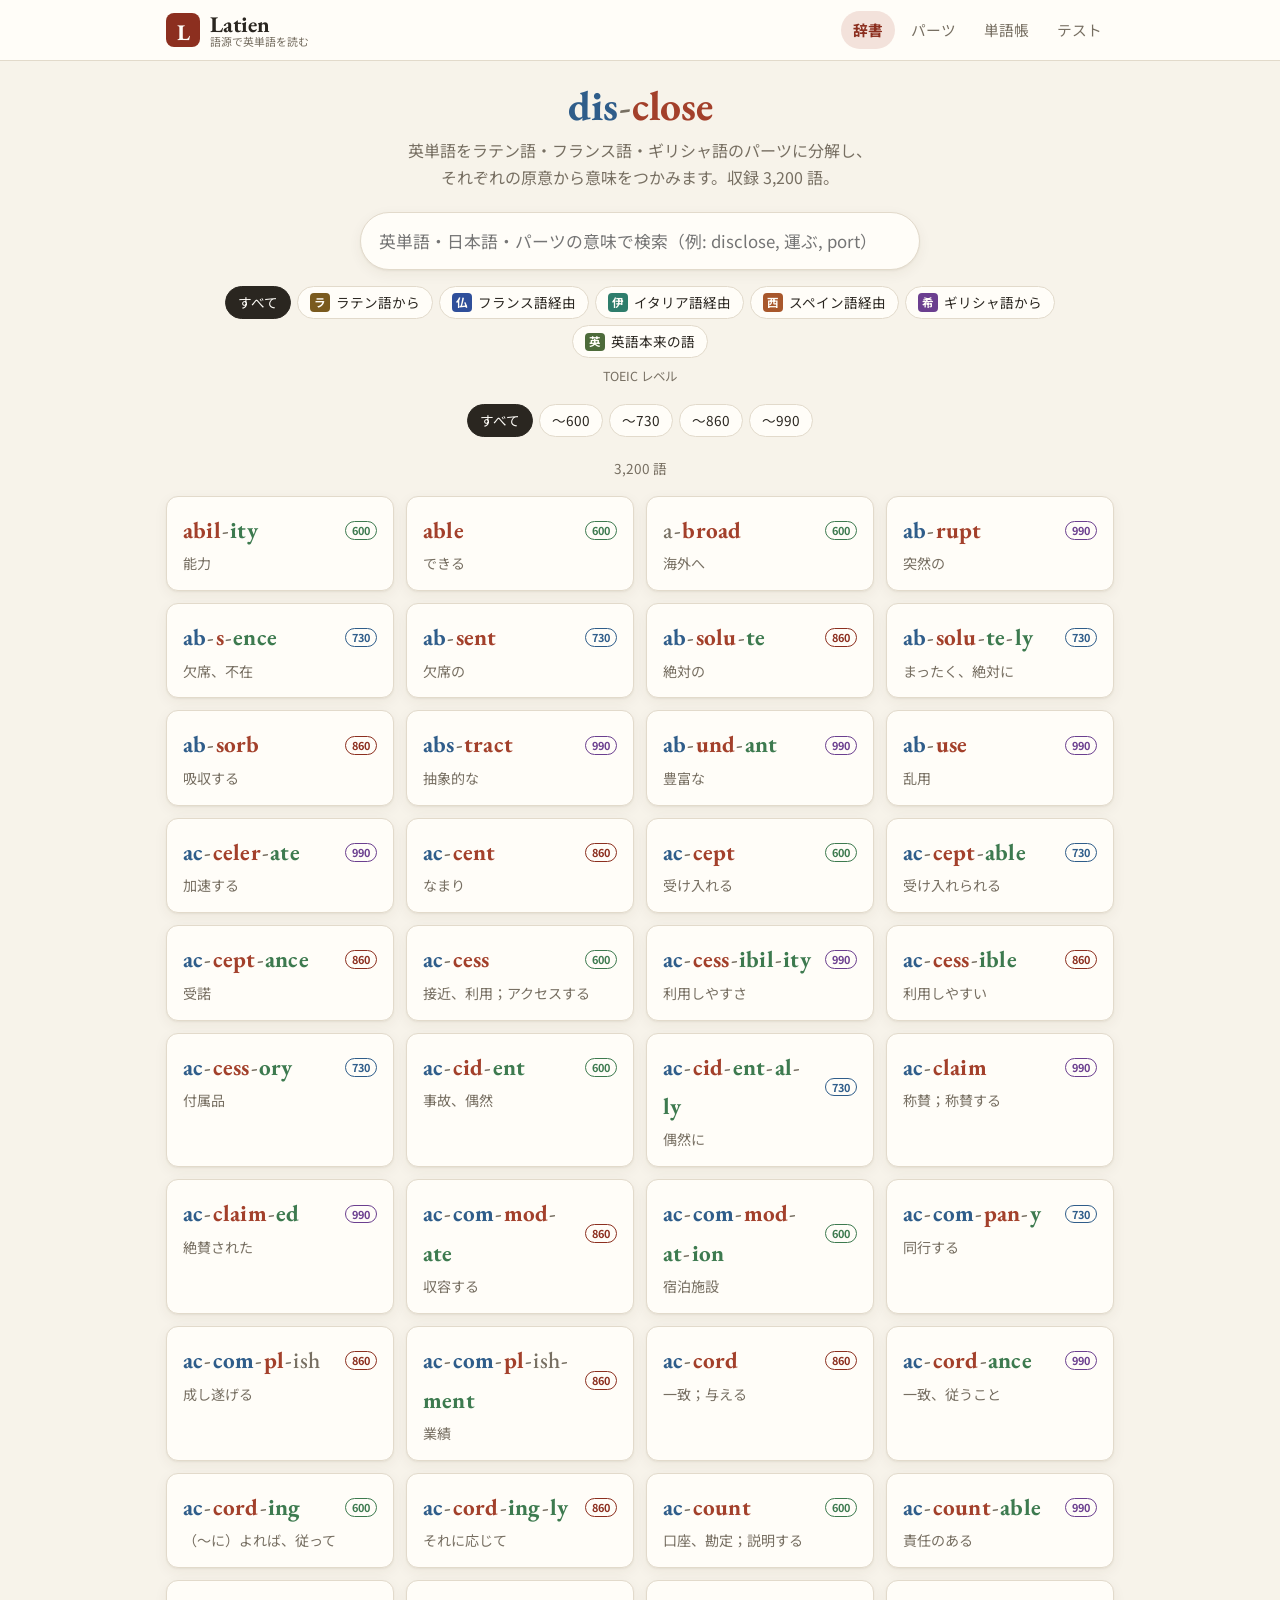
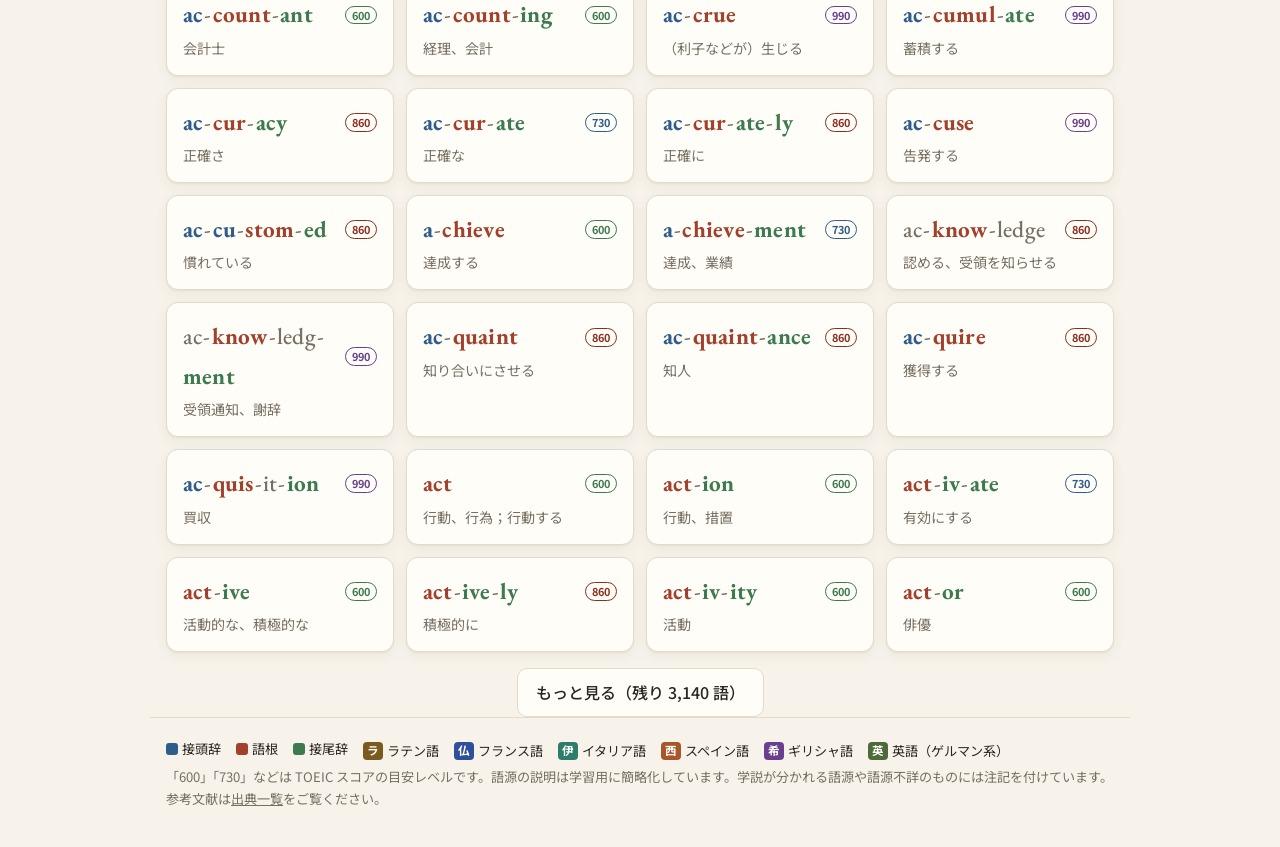
<file: index.html>
<!doctype html>
<html lang="ja">
<head>
  <meta charset="utf-8">
  <meta name="viewport" content="width=device-width, initial-scale=1">
  <title>Latien 語源分解</title>
  <meta name="description" content="英単語をラテン語・フランス語・ギリシャ語のパーツに分解し、原意から意味を理解する学習サイト">
  <link rel="preconnect" href="https://fonts.googleapis.com">
  <link rel="preconnect" href="https://fonts.gstatic.com" crossorigin>
  <link href="https://fonts.googleapis.com/css2?family=EB+Garamond:ital,wght@0,500;0,700;1,500&family=Noto+Sans+JP:wght@400;500;700&display=swap" rel="stylesheet">
  <link rel="stylesheet" href="css/style.css">
</head>
<body>
  <header class="site-header">
    <div class="wrap header-inner">
      <a class="brand" href="#/">
        <span class="brand-mark">L</span>
        <span class="brand-text">Latien<small>語源で英単語を読む</small></span>
      </a>
      <nav class="nav" aria-label="メイン">
        <a href="#/" data-nav="home">辞書</a>
        <a href="#/parts" data-nav="parts">パーツ</a>
        <a href="#/cards" data-nav="cards">単語帳</a>
        <a href="#/test" data-nav="test">テスト</a>
      </nav>
    </div>
  </header>

  <div class="wrap"><div class="ad-slot" data-ad="top"></div></div>
  <main id="app" class="wrap" tabindex="-1"></main>

  <footer class="site-footer wrap">
    <div class="ad-slot" data-ad="footer"></div>
    <p>
      <span class="legend"><i class="sw prefix"></i>接頭辞</span>
      <span class="legend"><i class="sw root"></i>語根</span>
      <span class="legend"><i class="sw suffix"></i>接尾辞</span>
      <span class="legend"><b class="lang la">ラ</b>ラテン語</span>
      <span class="legend"><b class="lang fr">仏</b>フランス語</span>
      <span class="legend"><b class="lang it">伊</b>イタリア語</span>
      <span class="legend"><b class="lang es">西</b>スペイン語</span>
      <span class="legend"><b class="lang gr">希</b>ギリシャ語</span>
      <span class="legend"><b class="lang en">英</b>英語（ゲルマン系）</span>
    </p>
    <p class="muted">「600」「730」などは TOEIC スコアの目安レベルです。語源の説明は学習用に簡略化しています。学説が分かれる語源や語源不詳のものには注記を付けています。参考文献は<a href="#/sources">出典一覧</a>をご覧ください。</p>
  </footer>

  <script src="js/data/core.js"></script>
  <script src="js/data/morphemes.js"></script>
  <script src="js/data/words-01.js"></script>
  <script src="js/data/words-02.js"></script>
  <script src="js/data/words-03.js"></script>
  <script src="js/data/words-04.js"></script>
  <script src="js/data/words-05.js"></script>
  <script src="js/data/words-06.js"></script>
  <script src="js/data/words-07.js"></script>
  <script src="js/data/words-08.js"></script>
  <script src="js/data/words-09.js"></script>
  <script src="js/data/words-10.js"></script>
  <script src="js/data/words-11.js"></script>
  <script src="js/data/words-12.js"></script>
  <script src="js/data/words-13.js"></script>
  <script src="js/data/words-14.js"></script>
  <script src="js/data/words-15.js"></script>
  <script src="js/data/words-16.js"></script>
  <script src="js/data/words-17.js"></script>
  <script src="js/data/sources.js"></script>
  <script src="js/data/evidence.js"></script>
  <script src="js/data/examples-01.js"></script>
  <script src="js/data/examples-02.js"></script>
  <script src="js/data/examples-03.js"></script>
  <script src="js/data/examples-04.js"></script>
  <script src="js/data/examples-05.js"></script>
  <script src="js/data/examples-06.js"></script>
  <script src="js/data/examples-07.js"></script>
  <script src="js/data/examples-08.js"></script>
  <script src="js/data/examples-09.js"></script>
  <script src="js/data/examples-10.js"></script>
  <script src="js/data/examples-11.js"></script>
  <script src="js/data/examples-12.js"></script>
  <script src="js/data/examples-13.js"></script>
  <script src="js/data/examples-14.js"></script>
  <script src="js/data/examples-15.js"></script>
  <script src="js/data/examples-16.js"></script>
  <script src="js/data/examples-17.js"></script>
  <script src="js/ads.js"></script>
  <script src="js/app.js"></script>
</body>
</html>
</file>
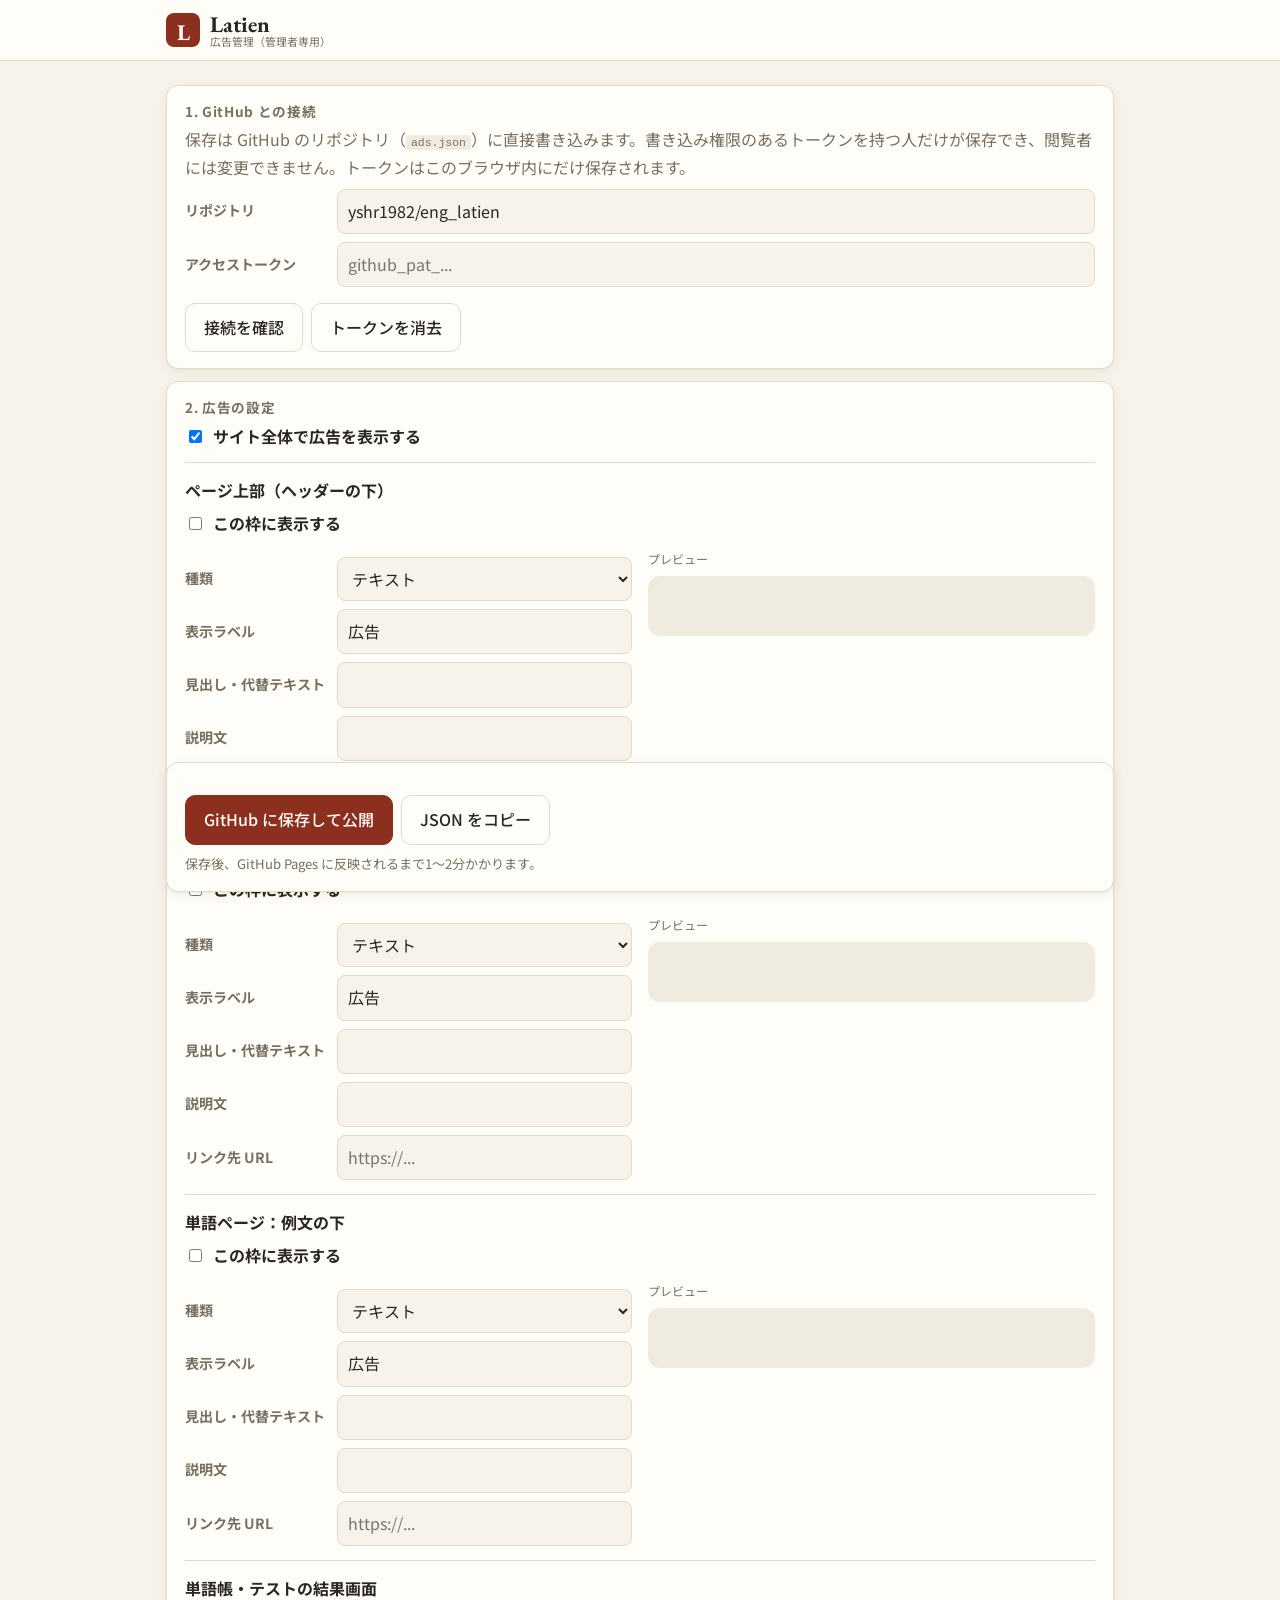
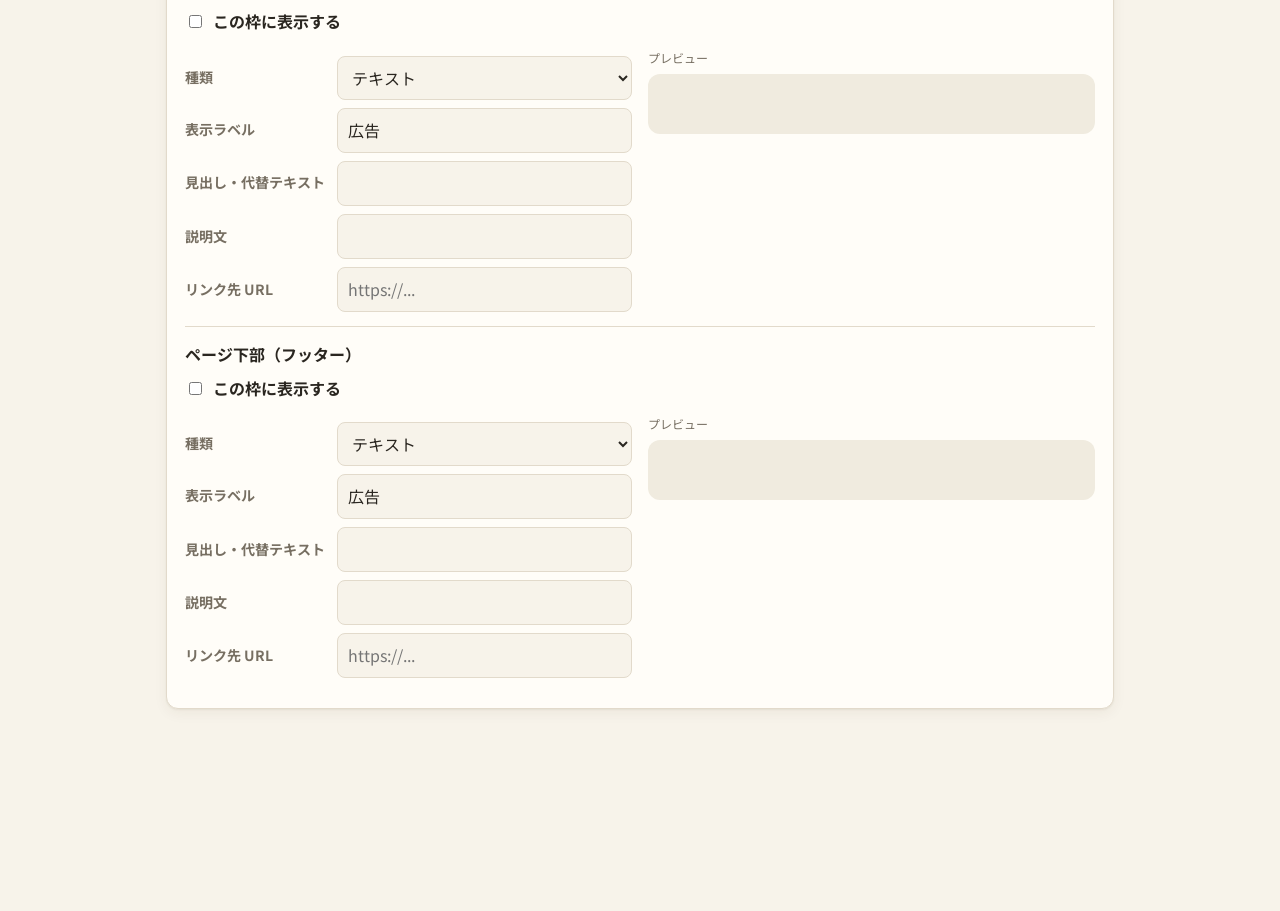
<file: admin.html>
<!doctype html>
<html lang="ja">
<head>
  <meta charset="utf-8">
  <meta name="viewport" content="width=device-width, initial-scale=1">
  <meta name="robots" content="noindex, nofollow">
  <title>Latien 広告管理</title>
  <link rel="preconnect" href="https://fonts.googleapis.com">
  <link rel="preconnect" href="https://fonts.gstatic.com" crossorigin>
  <link href="https://fonts.googleapis.com/css2?family=EB+Garamond:wght@500;700&family=Noto+Sans+JP:wght@400;500;700&display=swap" rel="stylesheet">
  <link rel="stylesheet" href="css/style.css">
  <link rel="stylesheet" href="css/admin.css">
</head>
<body>
  <header class="site-header">
    <div class="wrap header-inner">
      <a class="brand" href="./">
        <span class="brand-mark">L</span>
        <span class="brand-text">Latien<small>広告管理（管理者専用）</small></span>
      </a>
    </div>
  </header>

  <main class="wrap admin">
    <section class="panel">
      <h3>1. GitHub との接続</h3>
      <p class="muted">保存は GitHub のリポジトリ（<code>ads.json</code>）に直接書き込みます。書き込み権限のあるトークンを持つ人だけが保存でき、閲覧者には変更できません。トークンはこのブラウザ内にだけ保存されます。</p>
      <div class="form-row">
        <label for="repo">リポジトリ</label>
        <input id="repo" type="text" spellcheck="false" autocomplete="off">
      </div>
      <div class="form-row">
        <label for="token">アクセストークン</label>
        <input id="token" type="password" spellcheck="false" autocomplete="off" placeholder="github_pat_...">
      </div>
      <div class="btn-row left">
        <button class="btn" id="check">接続を確認</button>
        <button class="btn" id="forget">トークンを消去</button>
        <span id="conn" class="muted"></span>
      </div>
    </section>

    <section class="panel">
      <h3>2. 広告の設定</h3>
      <label class="check"><input type="checkbox" id="enabled"> サイト全体で広告を表示する</label>
      <div id="slots"></div>
    </section>

    <section class="panel sticky-save">
      <div class="btn-row left">
        <button class="btn primary" id="save">GitHub に保存して公開</button>
        <button class="btn" id="copy">JSON をコピー</button>
        <span id="status" class="muted"></span>
      </div>
      <p class="muted small">保存後、GitHub Pages に反映されるまで1〜2分かかります。</p>
    </section>
  </main>

  <script src="js/ads.js"></script>
  <script src="js/admin.js"></script>
</body>
</html>
</file>
<file: css/style.css>
:root {
  --bg: #f7f3ea;
  --surface: #fffdf8;
  --surface-2: #f0ebdf;
  --text: #2a2620;
  --muted: #776f62;
  --border: #e2dacb;
  --accent: #8c2f1f;
  --accent-soft: #f3e2db;
  --prefix: #2f5d8a;
  --prefix-soft: #e1eaf4;
  --root: #a3402b;
  --root-soft: #f6e3dc;
  --suffix: #3d7a4f;
  --suffix-soft: #e0efe4;
  --la: #7a5a1e;
  --fr: #2f4f9a;
  --gr: #6b3f8f;
  --en: #4d6b3a;
  --ok: #2e7d4f;
  --ng: #b3392b;
  --shadow: 0 1px 2px rgba(60, 45, 20, .06), 0 4px 14px rgba(60, 45, 20, .06);
  --radius: 12px;
  --serif: "EB Garamond", "Times New Roman", serif;
  --sans: "Noto Sans JP", system-ui, -apple-system, sans-serif;
}

@media (prefers-color-scheme: dark) {
  :root:not([data-theme="light"]) {
    --bg: #1b1916;
    --surface: #24211d;
    --surface-2: #2d2924;
    --text: #ede6da;
    --muted: #a59c8c;
    --border: #3a352e;
    --accent: #e08a6f;
    --accent-soft: #3d2a23;
    --prefix: #8db6e0;
    --prefix-soft: #22303e;
    --root: #ec9a83;
    --root-soft: #3d2721;
    --suffix: #8fcb9f;
    --suffix-soft: #213428;
    --la: #d9b56a;
    --fr: #9db3ec;
    --gr: #c9a2e6;
    --en: #a9c98f;
    --ok: #7fcf9c;
    --ng: #f08b7e;
    --shadow: 0 1px 2px rgba(0, 0, 0, .3);
  }
}
:root[data-theme="dark"] {
  --bg: #1b1916; --surface: #24211d; --surface-2: #2d2924; --text: #ede6da; --muted: #a59c8c;
  --border: #3a352e; --accent: #e08a6f; --accent-soft: #3d2a23;
  --prefix: #8db6e0; --prefix-soft: #22303e; --root: #ec9a83; --root-soft: #3d2721;
  --suffix: #8fcb9f; --suffix-soft: #213428; --la: #d9b56a; --fr: #9db3ec; --gr: #c9a2e6; --en: #a9c98f;
  --ok: #7fcf9c; --ng: #f08b7e; --shadow: 0 1px 2px rgba(0, 0, 0, .3);
}

* { box-sizing: border-box; }
html { -webkit-text-size-adjust: 100%; }
body {
  margin: 0;
  background: var(--bg);
  color: var(--text);
  font-family: var(--sans);
  line-height: 1.7;
  overflow-x: hidden;
}
a { color: inherit; }
button { font: inherit; color: inherit; }
.wrap { width: 100%; max-width: 980px; margin: 0 auto; padding: 0 16px; }
main { min-height: 60vh; padding-top: 24px; padding-bottom: 48px; outline: none; }
.muted { color: var(--muted); }
h1, h2, h3 { line-height: 1.35; }
h2 { font-size: 1.2rem; margin: 32px 0 12px; }

/* ---- Header ---- */
.site-header {
  background: var(--surface);
  border-bottom: 1px solid var(--border);
  position: sticky; top: 0; z-index: 10;
}
.header-inner { display: flex; align-items: center; justify-content: space-between; gap: 12px; min-height: 60px; flex-wrap: wrap; }
.brand { display: flex; align-items: center; gap: 10px; text-decoration: none; }
.brand-mark {
  width: 34px; height: 34px; border-radius: 8px;
  display: grid; place-items: center;
  background: var(--accent); color: var(--surface);
  font-family: var(--serif); font-size: 1.4rem; font-weight: 700;
}
.brand-text { font-family: var(--serif); font-size: 1.4rem; font-weight: 700; line-height: 1.1; }
.brand-text small { display: block; font-family: var(--sans); font-size: .68rem; color: var(--muted); font-weight: 400; }
.nav { display: flex; gap: 4px; }
.nav a {
  text-decoration: none; padding: 6px 12px; border-radius: 999px; font-size: .92rem; color: var(--muted);
}
.nav a:hover { color: var(--text); background: var(--surface-2); }
.nav a.active { background: var(--accent-soft); color: var(--accent); font-weight: 700; }

/* ---- Footer ---- */
.site-footer { border-top: 1px solid var(--border); padding-top: 16px; padding-bottom: 32px; font-size: .82rem; }
.site-footer p { margin: 4px 0; }
.legend { display: inline-flex; align-items: center; gap: 4px; margin-right: 12px; white-space: nowrap; }
.sw { width: 12px; height: 12px; border-radius: 3px; display: inline-block; }
.sw.prefix { background: var(--prefix); }
.sw.root { background: var(--root); }
.sw.suffix { background: var(--suffix); }

/* ---- Lang badge ---- */
.lang {
  display: inline-grid; place-items: center;
  min-width: 1.6em; height: 1.6em; padding: 0 4px; border-radius: 4px;
  font-size: .72rem; font-weight: 700; color: var(--surface); line-height: 1;
}
.lang.la { background: var(--la); }
.lang.fr { background: var(--fr); }
.lang.gr { background: var(--gr); }
.lang.en { background: var(--en); }
.lang.it { background: #2e7d6b; }
.lang.es { background: #a8572b; }
.note { font-size: .78rem; color: var(--muted); margin: 6px 0 0 !important; line-height: 1.6; }
.b-note { font-size: .7rem; color: var(--muted); }
.lv {
  display: inline-block; font-size: .68rem; font-weight: 700; line-height: 1; padding: 3px 6px;
  border-radius: 999px; border: 1px solid var(--border); color: var(--muted); vertical-align: middle; white-space: nowrap;
}
.lv1 { color: var(--suffix); border-color: var(--suffix); }
.lv2 { color: var(--prefix); border-color: var(--prefix); }
.lv3 { color: var(--accent); border-color: var(--accent); }
.lv4 { color: var(--gr); border-color: var(--gr); }
.marks { display: inline-flex; align-items: center; gap: 6px; flex: none; }
.chips-label { font-size: .78rem; color: var(--muted); margin-top: 4px; }

/* ---- Hero / search ---- */
.hero { text-align: center; padding: 16px 0 8px; }
.hero h1 { font-family: var(--serif); font-size: clamp(1.8rem, 5vw, 2.6rem); margin: 0 0 4px; font-weight: 500; }
.hero h1 .seg { font-weight: 700; }
.hero p { margin: 0 auto 20px; color: var(--muted); max-width: 560px; }
.search {
  display: flex; align-items: center; gap: 8px; max-width: 560px; margin: 0 auto;
  background: var(--surface); border: 1px solid var(--border); border-radius: 999px;
  padding: 4px 6px 4px 18px; box-shadow: var(--shadow);
}
.search:focus-within { border-color: var(--accent); }
.search input {
  flex: 1; min-width: 0; border: 0; background: transparent; color: var(--text);
  font: inherit; font-size: 1.05rem; padding: 10px 0; outline: none;
}
.chips { display: flex; flex-wrap: wrap; gap: 6px; justify-content: center; margin: 16px 0 8px; }
.chip {
  border: 1px solid var(--border); background: var(--surface); border-radius: 999px;
  padding: 4px 12px; font-size: .85rem; cursor: pointer; display: inline-flex; align-items: center; gap: 6px;
}
.chip:hover { border-color: var(--muted); }
.chip.on { background: var(--text); color: var(--surface); border-color: var(--text); }
.count { color: var(--muted); font-size: .85rem; text-align: center; margin: 4px 0 16px; }

/* ---- Word grid ---- */
.grid { display: grid; grid-template-columns: repeat(auto-fill, minmax(210px, 1fr)); gap: 12px; }
.card {
  background: var(--surface); border: 1px solid var(--border); border-radius: var(--radius);
  padding: 14px 16px; text-decoration: none; display: block; box-shadow: var(--shadow);
  transition: transform .12s ease, border-color .12s ease;
}
a.card:hover { transform: translateY(-2px); border-color: var(--accent); }
.card .ja { font-size: .88rem; color: var(--muted); margin-top: 2px; }
.card .top { display: flex; justify-content: space-between; align-items: center; gap: 8px; }

/* hyphenated word */
.seg-word { font-family: var(--serif); font-size: 1.45rem; font-weight: 700; letter-spacing: .01em; word-break: break-word; }
.seg.prefix { color: var(--prefix); }
.seg.root { color: var(--root); }
.seg.suffix { color: var(--suffix); }
.seg.conn { color: var(--muted); font-weight: 500; }
.hy { color: var(--muted); font-weight: 500; margin: 0 1px; }

/* ---- Detail ---- */
.back { display: inline-block; margin-bottom: 12px; color: var(--muted); text-decoration: none; font-size: .9rem; }
.back:hover { color: var(--text); }
.detail-head { display: flex; align-items: flex-start; justify-content: space-between; gap: 12px; flex-wrap: wrap; }
.detail-head h1 { font-family: var(--serif); font-size: clamp(2.2rem, 8vw, 3.4rem); margin: 0; line-height: 1.1; }
.detail-head h1 .seg-word { font-size: inherit; }
.detail-head .ja { font-size: 1.15rem; margin-top: 6px; }
.pos { font-size: .75rem; border: 1px solid var(--border); border-radius: 4px; padding: 1px 6px; margin-right: 6px; color: var(--muted); vertical-align: middle; }
.star {
  border: 1px solid var(--border); background: var(--surface); border-radius: 999px;
  padding: 6px 14px; cursor: pointer; font-size: .9rem; white-space: nowrap;
}
.star.on { background: var(--accent-soft); color: var(--accent); border-color: var(--accent); }
.star-mini { color: var(--accent); font-size: .9rem; }

.breakdown { display: flex; flex-wrap: wrap; align-items: stretch; gap: 8px; margin: 24px 0; }
.plus { display: grid; place-items: center; color: var(--muted); font-size: 1.4rem; padding: 0 2px; }
.block {
  flex: 1 1 140px; min-width: 0; border-radius: var(--radius); padding: 14px; text-decoration: none;
  border: 2px solid transparent; display: flex; flex-direction: column; gap: 4px;
}
.block:hover { border-color: currentColor; }
.block.prefix { background: var(--prefix-soft); color: var(--prefix); }
.block.root { background: var(--root-soft); color: var(--root); }
.block.suffix { background: var(--suffix-soft); color: var(--suffix); }
.block .b-part { font-family: var(--serif); font-size: 2rem; font-weight: 700; line-height: 1.1; }
.block .b-type { font-size: .72rem; font-weight: 700; letter-spacing: .05em; }
.block .b-origin { color: var(--text); font-family: var(--serif); font-style: italic; font-size: 1.05rem; }
.block .b-meaning { color: var(--text); font-weight: 700; font-size: 1.05rem; }

.panel {
  background: var(--surface); border: 1px solid var(--border); border-radius: var(--radius);
  padding: 16px 18px; box-shadow: var(--shadow); margin-bottom: 12px;
}
.panel h3 { margin: 0 0 6px; font-size: .85rem; color: var(--muted); font-weight: 700; letter-spacing: .05em; }
.panel p { margin: 0; }
.logic { font-size: 1.08rem; }
.example .ex-en { font-family: var(--serif); font-size: 1.18rem; line-height: 1.5; margin: 0 0 4px; }
.example .ex-ja { color: var(--muted); font-size: .92rem; margin: 0; }
.example mark { background: transparent; color: var(--root); font-weight: 700; }
.example.compact { margin-top: 8px; text-align: left; max-width: 560px; }
.example.compact .ex-en { font-size: 1.02rem; }
.formula-line { font-size: 1rem; color: var(--muted); margin-bottom: 4px !important; }
.conn-note { font-size: .82rem; color: var(--muted); margin: -12px 0 16px; }
.block.unknown { background: var(--surface-2); color: var(--muted); }
.word-link.more { font-family: var(--sans); font-size: .85rem; color: var(--muted); align-self: center; }
.route { font-family: var(--serif); font-size: 1.08rem; }

.related h3 { font-size: 1rem; margin: 20px 0 8px; display: flex; align-items: center; gap: 8px; flex-wrap: wrap; }
.word-links { display: flex; flex-wrap: wrap; gap: 6px; }
.word-link {
  text-decoration: none; background: var(--surface); border: 1px solid var(--border); border-radius: 8px;
  padding: 4px 10px; font-family: var(--serif); font-size: 1.1rem;
}
.word-link:hover { border-color: var(--accent); }

.guess-note { background: var(--accent-soft); color: var(--accent); border-radius: 8px; padding: 8px 12px; font-size: .9rem; }

/* ---- Parts ---- */
.parts-grid { display: grid; grid-template-columns: repeat(auto-fill, minmax(200px, 1fr)); gap: 10px; }
.part-card { border-left: 4px solid var(--border); }
.part-card.prefix { border-left-color: var(--prefix); }
.part-card.root { border-left-color: var(--root); }
.part-card.suffix { border-left-color: var(--suffix); }
.part-card .forms { font-family: var(--serif); font-size: 1.3rem; font-weight: 700; }
.part-card .origin { font-family: var(--serif); font-style: italic; color: var(--muted); }
.part-card .meaning { font-weight: 700; }
.part-card .n { font-size: .8rem; color: var(--muted); }

/* ---- Buttons ---- */
.btn {
  border: 1px solid var(--border); background: var(--surface); border-radius: 10px;
  padding: 10px 18px; cursor: pointer; font-weight: 500;
}
.btn:hover { border-color: var(--muted); }
.btn.primary { background: var(--accent); color: var(--surface); border-color: var(--accent); }
.btn.primary:hover { filter: brightness(1.08); }
.btn.ok { color: var(--ok); border-color: var(--ok); }
.btn.ng { color: var(--ng); border-color: var(--ng); }
.btn:disabled { opacity: .5; cursor: default; }
.btn-row { display: flex; gap: 8px; flex-wrap: wrap; justify-content: center; margin-top: 16px; }

/* ---- Settings ---- */
.page-title { font-size: 1.5rem; margin: 0 0 4px; }
.lead { color: var(--muted); margin: 0 0 20px; }
.settings { display: grid; gap: 14px; }
.setting label.t { display: block; font-size: .85rem; color: var(--muted); font-weight: 700; margin-bottom: 6px; }
.setting .chips { justify-content: flex-start; margin: 0; }
.stats { display: grid; grid-template-columns: repeat(auto-fit, minmax(120px, 1fr)); gap: 10px; margin-bottom: 20px; }
.stat { background: var(--surface); border: 1px solid var(--border); border-radius: var(--radius); padding: 12px 14px; }
.stat b { display: block; font-size: 1.6rem; font-family: var(--serif); line-height: 1.2; }
.stat span { font-size: .8rem; color: var(--muted); }

/* ---- Flashcards ---- */
.progress { height: 6px; background: var(--surface-2); border-radius: 999px; overflow: hidden; margin: 8px 0 16px; }
.progress i { display: block; height: 100%; background: var(--accent); transition: width .2s ease; }
.flash {
  background: var(--surface); border: 1px solid var(--border); border-radius: 16px; box-shadow: var(--shadow);
  min-height: 280px; padding: 28px 20px; text-align: center; cursor: pointer;
  display: flex; flex-direction: column; justify-content: center; align-items: center; gap: 10px;
  user-select: none;
}
.flash .seg-word { font-size: clamp(2rem, 9vw, 3rem); }
.flash .hint { font-size: .95rem; color: var(--muted); }
.flash .answer { font-size: 1.3rem; font-weight: 700; }
.flash .logic { color: var(--muted); font-size: .95rem; max-width: 560px; }
.flash .tap { font-size: .8rem; color: var(--muted); }
.mini-parts { display: flex; flex-wrap: wrap; gap: 6px; justify-content: center; }
.mini-part { border-radius: 6px; padding: 2px 8px; font-size: .85rem; }
.mini-part.prefix { background: var(--prefix-soft); color: var(--prefix); }
.mini-part.root { background: var(--root-soft); color: var(--root); }
.mini-part.suffix { background: var(--suffix-soft); color: var(--suffix); }
.mini-part b { font-family: var(--serif); font-size: 1rem; margin-right: 4px; }
.kbd { font-size: .78rem; color: var(--muted); text-align: center; margin-top: 10px; }

/* ---- Test ---- */
.q-meta { display: flex; justify-content: space-between; color: var(--muted); font-size: .85rem; }
.question { background: var(--surface); border: 1px solid var(--border); border-radius: 16px; padding: 22px 20px; box-shadow: var(--shadow); text-align: center; }
.question .prompt { font-size: .9rem; color: var(--muted); margin-bottom: 8px; }
.question .seg-word { font-size: clamp(1.8rem, 8vw, 2.6rem); }
.question .formula { font-size: 1.25rem; font-weight: 700; }
.choices { display: grid; grid-template-columns: repeat(auto-fit, minmax(200px, 1fr)); gap: 8px; margin-top: 14px; }
.choice {
  text-align: left; background: var(--surface); border: 1px solid var(--border); border-radius: 10px;
  padding: 12px 14px; cursor: pointer; font-size: 1rem;
}
.choice:hover:not(:disabled) { border-color: var(--accent); }
.choice.en { font-family: var(--serif); font-size: 1.2rem; }
.choice.correct { border-color: var(--ok); background: color-mix(in srgb, var(--ok) 14%, var(--surface)); }
.choice.wrong { border-color: var(--ng); background: color-mix(in srgb, var(--ng) 14%, var(--surface)); }
.choice:disabled { cursor: default; }
.feedback { margin-top: 14px; padding: 12px 14px; border-radius: 10px; background: var(--surface-2); }
.feedback .res { font-weight: 700; }
.feedback .res.ok { color: var(--ok); }
.feedback .res.ng { color: var(--ng); }
.score { text-align: center; padding: 20px 0; }
.score b { font-family: var(--serif); font-size: 3.4rem; display: block; line-height: 1; }
.review-list { list-style: none; padding: 0; margin: 0; display: grid; gap: 8px; }
.review-list li { background: var(--surface); border: 1px solid var(--border); border-radius: 10px; padding: 10px 14px; }
.review-list .mark { font-weight: 700; margin-right: 6px; }
.review-list .mark.ok { color: var(--ok); }
.review-list .mark.ng { color: var(--ng); }

/* ---- Ads ---- */
.ad-slot { margin: 16px 0; }
.ad-slot:empty { display: none; }
.ad-label { display: block; font-size: .7rem; color: var(--muted); margin-bottom: 4px; letter-spacing: .05em; }
.ad-body {
  display: block; text-decoration: none; background: var(--surface); border: 1px dashed var(--border);
  border-radius: var(--radius); padding: 12px 14px; overflow: hidden;
}
a.ad-body:hover { border-color: var(--accent); }
.ad-body img { display: block; max-width: 100%; height: auto; margin: 0 auto; border-radius: 6px; }
.ad-title { display: block; }
.ad-text { display: block; color: var(--muted); font-size: .9rem; }
.ad-slot iframe { max-width: 100%; }

.empty { text-align: center; color: var(--muted); padding: 40px 0; }

@media (max-width: 560px) {
  .header-inner { padding: 8px 0; }
  .nav { width: 100%; justify-content: space-between; }
  .nav a { flex: 1; text-align: center; padding: 6px 4px; }
  .plus { width: 100%; height: 12px; font-size: 1rem; }
  .breakdown { flex-direction: column; }
  .block { flex: none; }
}

/* 論拠（語源の注記） */
.ev { margin: 6px 0 0; }
.ev .note { margin: 0 !important; }
.ev-kind { display: inline-block; font-size: .7rem; font-weight: 700; color: var(--accent); background: var(--accent-soft); border-radius: 4px; padding: 0 6px; margin-right: 4px; }
details.ev-claims { font-size: .82rem; color: var(--muted); margin: 4px 0 0; }
details.ev-claims > summary { cursor: pointer; color: var(--accent); }
details.ev-claims ol { margin: 6px 0 0; padding-left: 1.3em; line-height: 1.7; }
.stance { display: inline-block; font-size: .68rem; font-weight: 700; border-radius: 4px; padding: 0 6px; background: var(--surface-2); border: 1px solid var(--border); }
.stance.adopted { color: var(--accent); border-color: var(--accent); }
.stance.rejected { text-decoration: line-through; }
.refs a.ref, .refs .ref { color: var(--accent); }
.ev-verified { margin: 4px 0 0; font-size: .72rem; }
.sources-list { padding-left: 1.2em; line-height: 1.8; }
.sources-list li.focus { background: var(--accent-soft); border-radius: 6px; padding: 2px 6px; }
</file>
<file: css/admin.css>
.admin { padding-top: 24px; padding-bottom: 48px; }
.admin code { background: var(--surface-2); padding: 1px 5px; border-radius: 4px; font-size: .88em; }
.admin .small { font-size: .82rem; margin-top: 8px !important; }
.form-row { display: grid; grid-template-columns: 140px 1fr; gap: 6px 12px; align-items: center; margin: 8px 0; }
.form-row label { font-size: .88rem; color: var(--muted); font-weight: 700; }
.form-row input, .form-row select, .form-row textarea {
  width: 100%; min-width: 0; font: inherit; color: var(--text); background: var(--bg);
  border: 1px solid var(--border); border-radius: 8px; padding: 8px 10px;
}
.form-row textarea { min-height: 120px; font-family: ui-monospace, Menlo, monospace; font-size: .85rem; }
.form-row input:focus, .form-row select:focus, .form-row textarea:focus { outline: 2px solid var(--accent); outline-offset: -1px; }
.btn-row.left { justify-content: flex-start; align-items: center; }
.check { display: flex; align-items: center; gap: 8px; font-weight: 700; margin: 4px 0 12px; }
.slot { border-top: 1px solid var(--border); padding: 14px 0 6px; }
.slot h4 { margin: 0 0 6px; font-size: 1rem; }
.slot-grid { display: grid; grid-template-columns: 1fr 1fr; gap: 16px; }
.preview { background: var(--surface-2); border-radius: var(--radius); padding: 10px 12px; min-height: 60px; }
.preview .ad-slot { margin: 0; }
.preview-label { font-size: .75rem; color: var(--muted); margin-bottom: 6px; }
.sticky-save { position: sticky; bottom: 8px; }
#status.ok { color: var(--ok); }
#status.ng { color: var(--ng); }
@media (max-width: 720px) {
  .slot-grid { grid-template-columns: 1fr; }
  .form-row { grid-template-columns: 1fr; }
}
.form-row[hidden] { display: none; }
</file>
